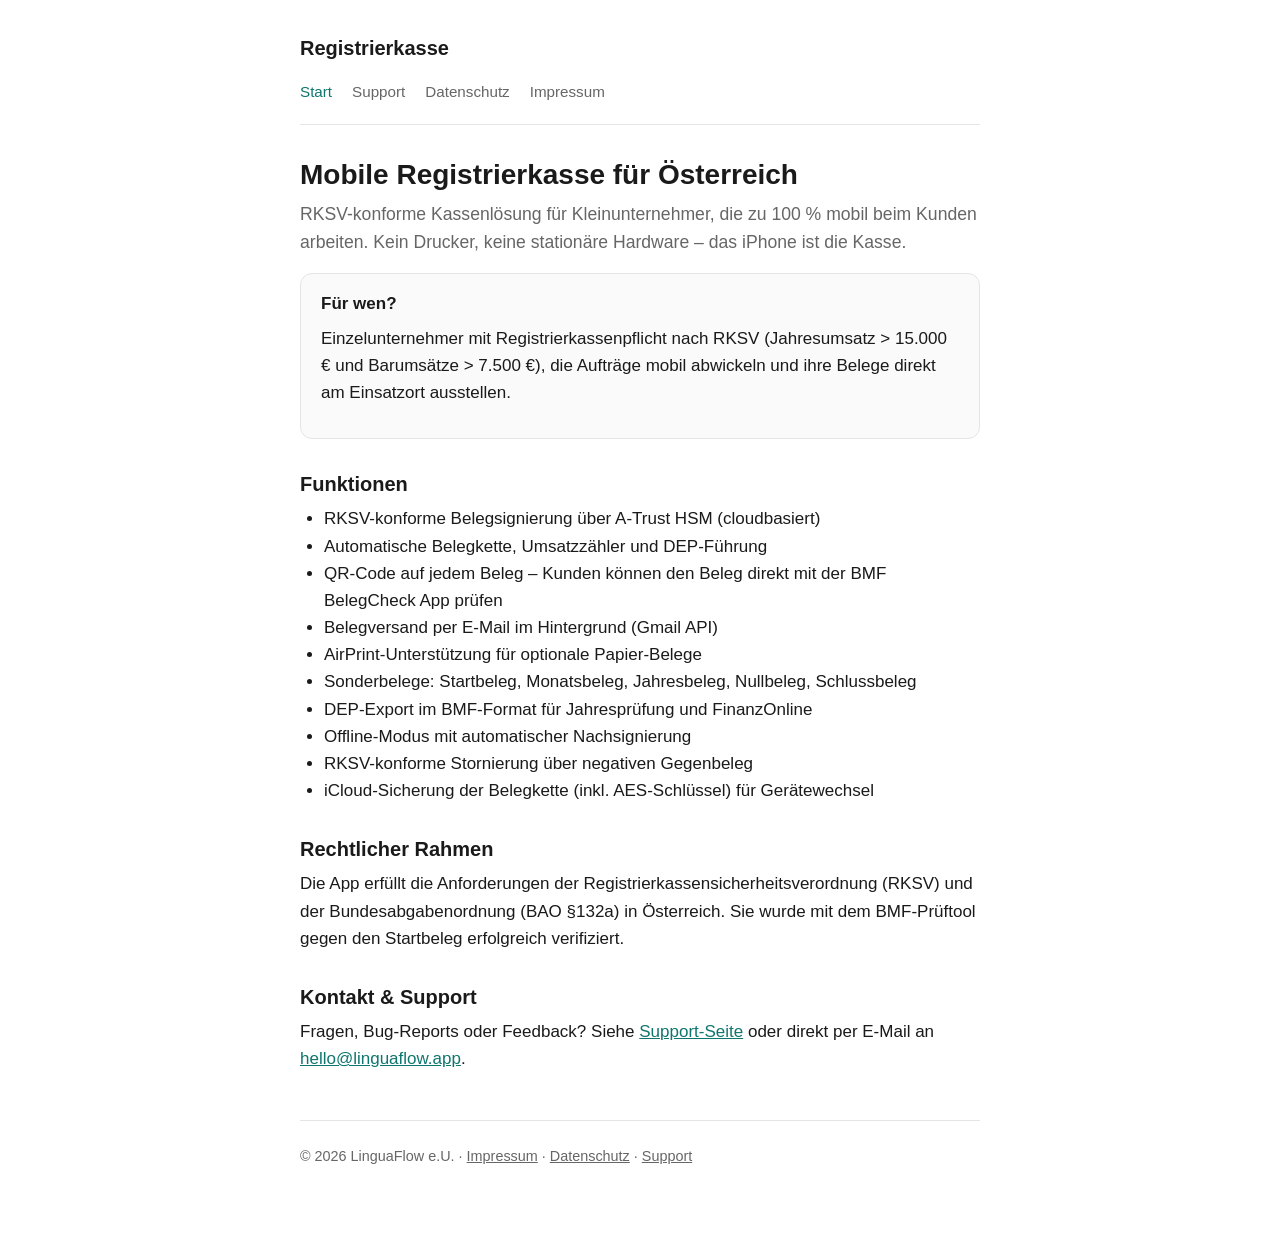
<file: index.html>
<!DOCTYPE html>
<html lang="de">
<head>
<meta charset="UTF-8">
<meta name="viewport" content="width=device-width, initial-scale=1">
<title>Registrierkasse – Mobile RKSV-Kassa für Kleinunternehmer</title>
<meta name="description" content="Registrierkasse ist eine RKSV-konforme mobile Registrierkassen-App für iOS. Entwickelt für österreichische Kleinunternehmer, die zu 100 % mobil beim Kunden arbeiten.">
<link rel="stylesheet" href="style.css">
</head>
<body>
<div class="container">
<header>
  <a class="brand" href="index.html">
    <span class="brand-title">Registrierkasse</span>
  </a>
  <nav>
    <a href="index.html" aria-current="page">Start</a>
    <a href="support.html">Support</a>
    <a href="datenschutz.html">Datenschutz</a>
    <a href="impressum.html">Impressum</a>
  </nav>
</header>

<main>
  <h1>Mobile Registrierkasse für Österreich</h1>
  <p class="lead">RKSV-konforme Kassenlösung für Kleinunternehmer, die zu 100 % mobil beim Kunden arbeiten. Kein Drucker, keine stationäre Hardware – das iPhone ist die Kasse.</p>

  <div class="card">
    <strong>Für wen?</strong>
    <p>Einzelunternehmer mit Registrierkassenpflicht nach RKSV (Jahresumsatz &gt; 15.000 € und Barumsätze &gt; 7.500 €), die Aufträge mobil abwickeln und ihre Belege direkt am Einsatzort ausstellen.</p>
  </div>

  <h2>Funktionen</h2>
  <ul>
    <li>RKSV-konforme Belegsignierung über A-Trust HSM (cloudbasiert)</li>
    <li>Automatische Belegkette, Umsatzzähler und DEP-Führung</li>
    <li>QR-Code auf jedem Beleg – Kunden können den Beleg direkt mit der BMF BelegCheck App prüfen</li>
    <li>Belegversand per E-Mail im Hintergrund (Gmail API)</li>
    <li>AirPrint-Unterstützung für optionale Papier-Belege</li>
    <li>Sonderbelege: Startbeleg, Monatsbeleg, Jahresbeleg, Nullbeleg, Schlussbeleg</li>
    <li>DEP-Export im BMF-Format für Jahresprüfung und FinanzOnline</li>
    <li>Offline-Modus mit automatischer Nachsignierung</li>
    <li>RKSV-konforme Stornierung über negativen Gegenbeleg</li>
    <li>iCloud-Sicherung der Belegkette (inkl. AES-Schlüssel) für Gerätewechsel</li>
  </ul>

  <h2>Rechtlicher Rahmen</h2>
  <p>Die App erfüllt die Anforderungen der Registrierkassensicherheitsverordnung (RKSV) und der Bundesabgabenordnung (BAO §132a) in Österreich. Sie wurde mit dem BMF-Prüftool gegen den Startbeleg erfolgreich verifiziert.</p>

  <h2>Kontakt &amp; Support</h2>
  <p>Fragen, Bug-Reports oder Feedback? Siehe <a href="support.html">Support-Seite</a> oder direkt per E-Mail an <a href="mailto:hello@linguaflow.app">hello@linguaflow.app</a>.</p>
</main>

<footer>
  <p>© 2026 LinguaFlow e.U. · <a href="impressum.html">Impressum</a> · <a href="datenschutz.html">Datenschutz</a> · <a href="support.html">Support</a></p>
</footer>
</div>
<!-- Cloudflare Web Analytics / Besucher-Statistik -->
<script defer src="https://static.cloudflareinsights.com/beacon.min.js" data-cf-beacon='{"token": "e5a136b227ec43289224d6c26d753d37"}'></script>
<!-- End Cloudflare Web Analytics -->
</body>
</html>
</file>
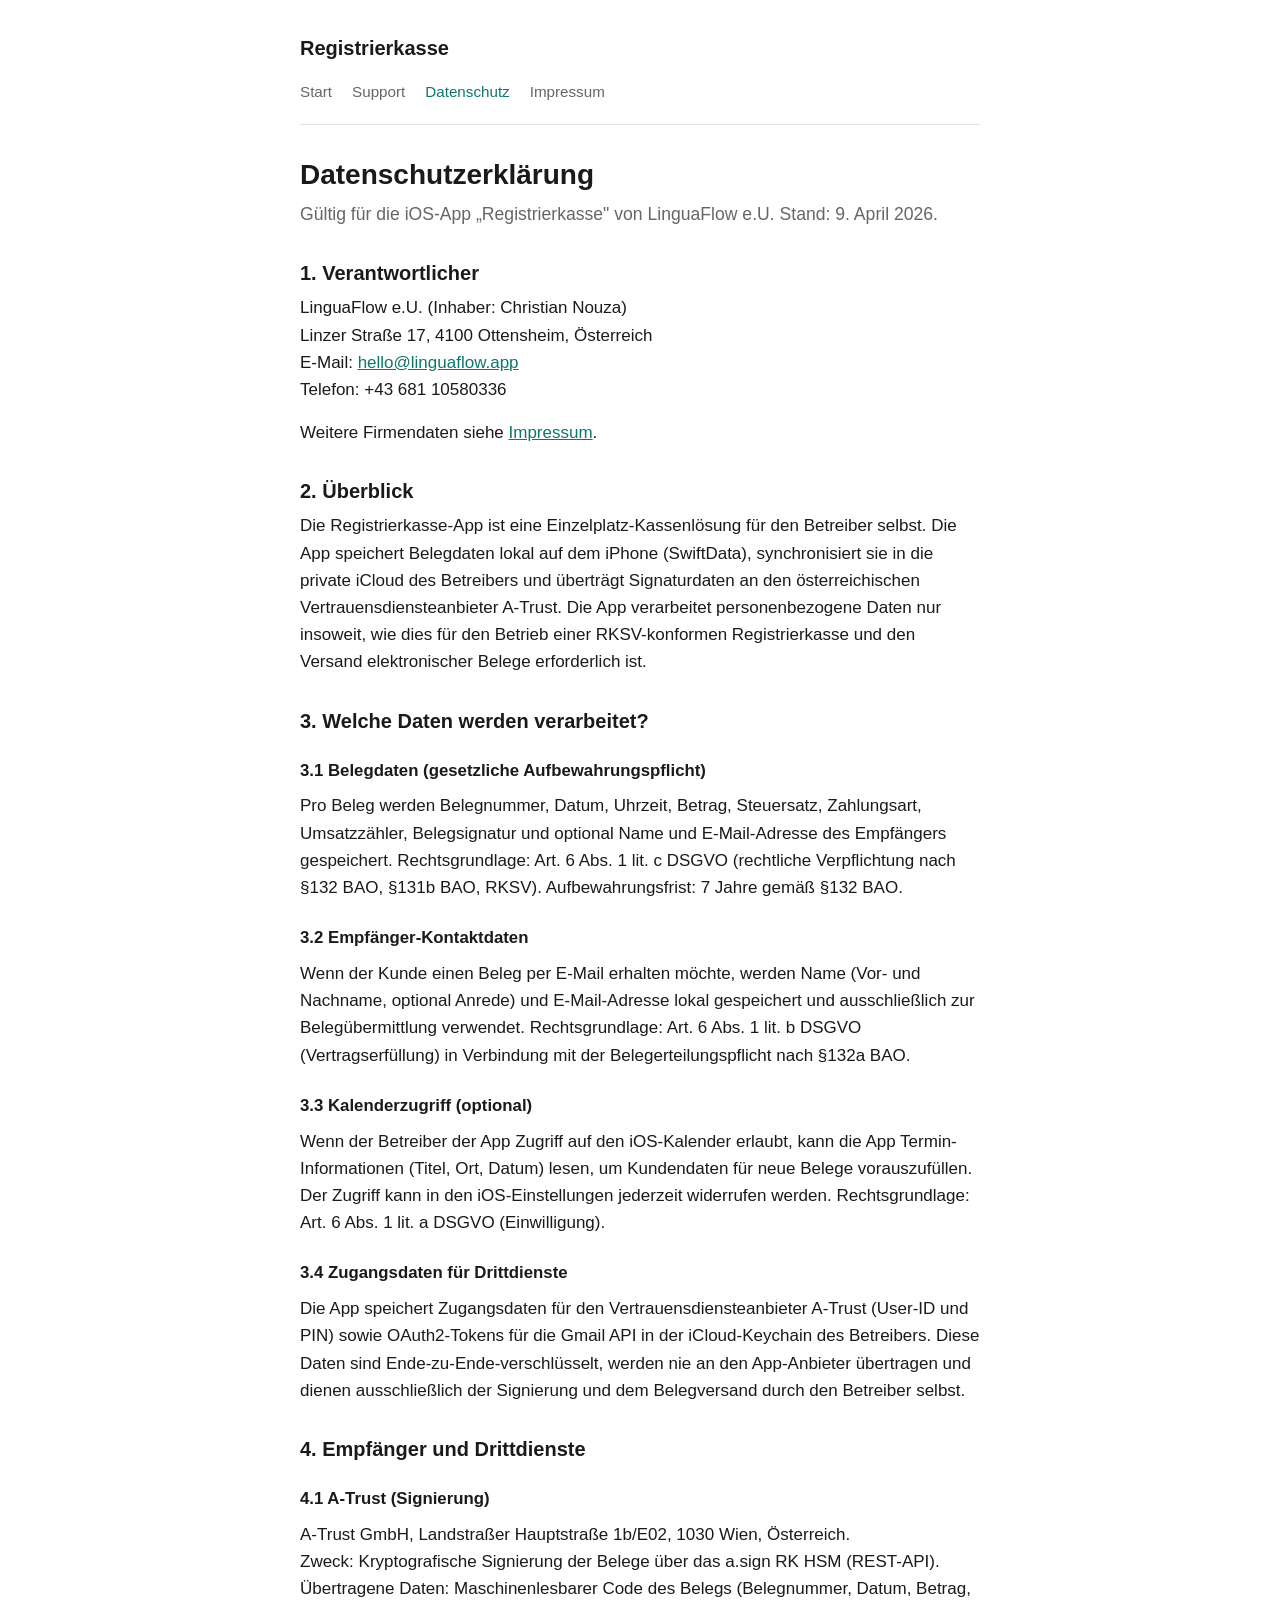
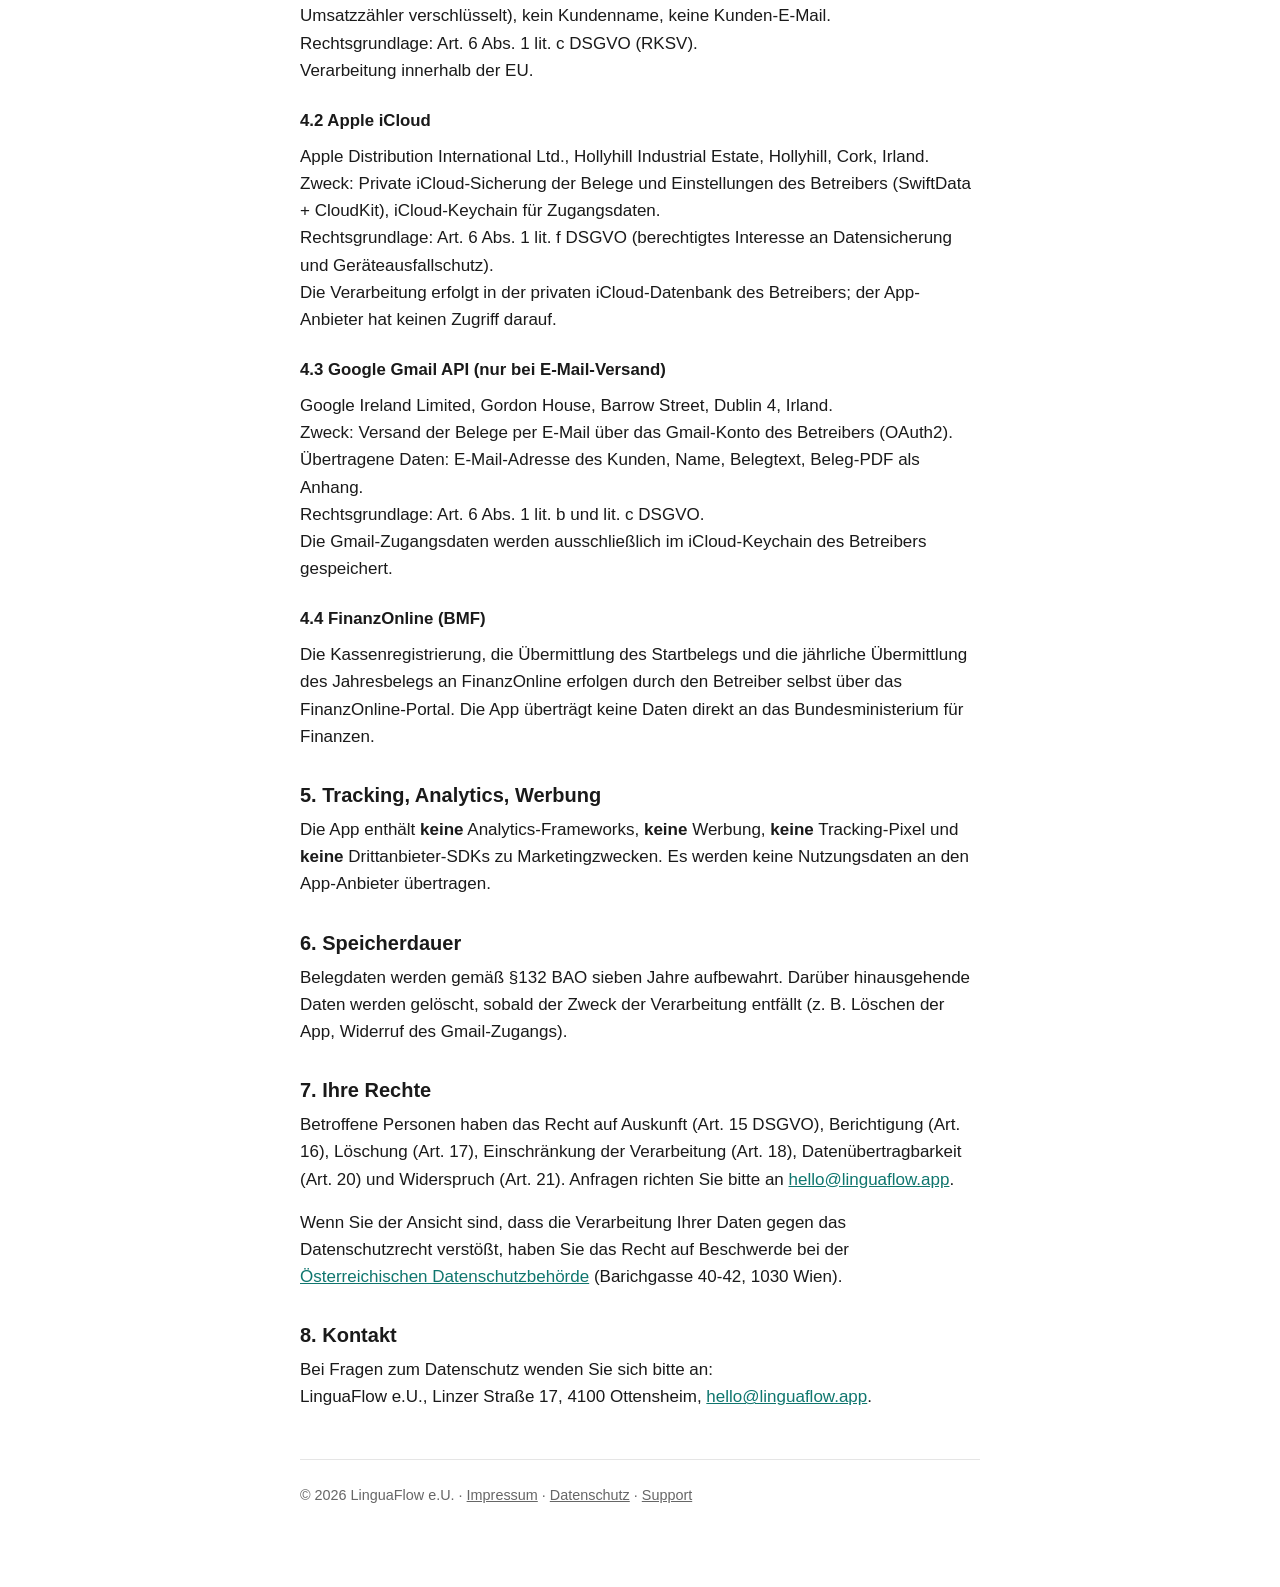
<file: datenschutz.html>
<!DOCTYPE html>
<html lang="de">
<head>
<meta charset="UTF-8">
<meta name="viewport" content="width=device-width, initial-scale=1">
<title>Datenschutzerklärung – Registrierkasse</title>
<meta name="description" content="Datenschutzerklärung der Registrierkasse iOS-App gemäß DSGVO.">
<link rel="stylesheet" href="style.css">
</head>
<body>
<div class="container">
<header>
  <a class="brand" href="index.html">
    <span class="brand-title">Registrierkasse</span>
  </a>
  <nav>
    <a href="index.html">Start</a>
    <a href="support.html">Support</a>
    <a href="datenschutz.html" aria-current="page">Datenschutz</a>
    <a href="impressum.html">Impressum</a>
  </nav>
</header>

<main>
<h1>Datenschutzerklärung</h1>
<p class="lead">Gültig für die iOS-App „Registrierkasse" von LinguaFlow e.U. Stand: 9. April 2026.</p>

<h2>1. Verantwortlicher</h2>
<p>
LinguaFlow e.U. (Inhaber: Christian Nouza)<br>
Linzer Straße 17, 4100 Ottensheim, Österreich<br>
E-Mail: <a href="mailto:hello@linguaflow.app">hello@linguaflow.app</a><br>
Telefon: +43 681 10580336
</p>
<p>Weitere Firmendaten siehe <a href="impressum.html">Impressum</a>.</p>

<h2>2. Überblick</h2>
<p>Die Registrierkasse-App ist eine Einzelplatz-Kassenlösung für den Betreiber selbst. Die App speichert Belegdaten lokal auf dem iPhone (SwiftData), synchronisiert sie in die private iCloud des Betreibers und überträgt Signaturdaten an den österreichischen Vertrauensdiensteanbieter A-Trust. Die App verarbeitet personenbezogene Daten nur insoweit, wie dies für den Betrieb einer RKSV-konformen Registrierkasse und den Versand elektronischer Belege erforderlich ist.</p>

<h2>3. Welche Daten werden verarbeitet?</h2>

<h3>3.1 Belegdaten (gesetzliche Aufbewahrungspflicht)</h3>
<p>Pro Beleg werden Belegnummer, Datum, Uhrzeit, Betrag, Steuersatz, Zahlungsart, Umsatzzähler, Belegsignatur und optional Name und E-Mail-Adresse des Empfängers gespeichert. Rechtsgrundlage: Art. 6 Abs. 1 lit. c DSGVO (rechtliche Verpflichtung nach §132 BAO, §131b BAO, RKSV). Aufbewahrungsfrist: 7 Jahre gemäß §132 BAO.</p>

<h3>3.2 Empfänger-Kontaktdaten</h3>
<p>Wenn der Kunde einen Beleg per E-Mail erhalten möchte, werden Name (Vor- und Nachname, optional Anrede) und E-Mail-Adresse lokal gespeichert und ausschließlich zur Belegübermittlung verwendet. Rechtsgrundlage: Art. 6 Abs. 1 lit. b DSGVO (Vertragserfüllung) in Verbindung mit der Belegerteilungspflicht nach §132a BAO.</p>

<h3>3.3 Kalenderzugriff (optional)</h3>
<p>Wenn der Betreiber der App Zugriff auf den iOS-Kalender erlaubt, kann die App Termin-Informationen (Titel, Ort, Datum) lesen, um Kundendaten für neue Belege vorauszufüllen. Der Zugriff kann in den iOS-Einstellungen jederzeit widerrufen werden. Rechtsgrundlage: Art. 6 Abs. 1 lit. a DSGVO (Einwilligung).</p>

<h3>3.4 Zugangsdaten für Drittdienste</h3>
<p>Die App speichert Zugangsdaten für den Vertrauensdiensteanbieter A-Trust (User-ID und PIN) sowie OAuth2-Tokens für die Gmail API in der iCloud-Keychain des Betreibers. Diese Daten sind Ende-zu-Ende-verschlüsselt, werden nie an den App-Anbieter übertragen und dienen ausschließlich der Signierung und dem Belegversand durch den Betreiber selbst.</p>

<h2>4. Empfänger und Drittdienste</h2>

<h3>4.1 A-Trust (Signierung)</h3>
<p>
A-Trust GmbH, Landstraßer Hauptstraße 1b/E02, 1030 Wien, Österreich.<br>
Zweck: Kryptografische Signierung der Belege über das a.sign RK HSM (REST-API).<br>
Übertragene Daten: Maschinenlesbarer Code des Belegs (Belegnummer, Datum, Betrag, Umsatzzähler verschlüsselt), kein Kundenname, keine Kunden-E-Mail.<br>
Rechtsgrundlage: Art. 6 Abs. 1 lit. c DSGVO (RKSV).<br>
Verarbeitung innerhalb der EU.
</p>

<h3>4.2 Apple iCloud</h3>
<p>
Apple Distribution International Ltd., Hollyhill Industrial Estate, Hollyhill, Cork, Irland.<br>
Zweck: Private iCloud-Sicherung der Belege und Einstellungen des Betreibers (SwiftData + CloudKit), iCloud-Keychain für Zugangsdaten.<br>
Rechtsgrundlage: Art. 6 Abs. 1 lit. f DSGVO (berechtigtes Interesse an Datensicherung und Geräteausfallschutz).<br>
Die Verarbeitung erfolgt in der privaten iCloud-Datenbank des Betreibers; der App-Anbieter hat keinen Zugriff darauf.
</p>

<h3>4.3 Google Gmail API (nur bei E-Mail-Versand)</h3>
<p>
Google Ireland Limited, Gordon House, Barrow Street, Dublin 4, Irland.<br>
Zweck: Versand der Belege per E-Mail über das Gmail-Konto des Betreibers (OAuth2).<br>
Übertragene Daten: E-Mail-Adresse des Kunden, Name, Belegtext, Beleg-PDF als Anhang.<br>
Rechtsgrundlage: Art. 6 Abs. 1 lit. b und lit. c DSGVO.<br>
Die Gmail-Zugangsdaten werden ausschließlich im iCloud-Keychain des Betreibers gespeichert.
</p>

<h3>4.4 FinanzOnline (BMF)</h3>
<p>Die Kassenregistrierung, die Übermittlung des Startbelegs und die jährliche Übermittlung des Jahresbelegs an FinanzOnline erfolgen durch den Betreiber selbst über das FinanzOnline-Portal. Die App überträgt keine Daten direkt an das Bundesministerium für Finanzen.</p>

<h2>5. Tracking, Analytics, Werbung</h2>
<p>Die App enthält <strong>keine</strong> Analytics-Frameworks, <strong>keine</strong> Werbung, <strong>keine</strong> Tracking-Pixel und <strong>keine</strong> Drittanbieter-SDKs zu Marketingzwecken. Es werden keine Nutzungsdaten an den App-Anbieter übertragen.</p>

<h2>6. Speicherdauer</h2>
<p>Belegdaten werden gemäß §132 BAO sieben Jahre aufbewahrt. Darüber hinausgehende Daten werden gelöscht, sobald der Zweck der Verarbeitung entfällt (z. B. Löschen der App, Widerruf des Gmail-Zugangs).</p>

<h2>7. Ihre Rechte</h2>
<p>Betroffene Personen haben das Recht auf Auskunft (Art. 15 DSGVO), Berichtigung (Art. 16), Löschung (Art. 17), Einschränkung der Verarbeitung (Art. 18), Datenübertragbarkeit (Art. 20) und Widerspruch (Art. 21). Anfragen richten Sie bitte an <a href="mailto:hello@linguaflow.app">hello@linguaflow.app</a>.</p>
<p>Wenn Sie der Ansicht sind, dass die Verarbeitung Ihrer Daten gegen das Datenschutzrecht verstößt, haben Sie das Recht auf Beschwerde bei der <a href="https://www.dsb.gv.at/">Österreichischen Datenschutzbehörde</a> (Barichgasse 40-42, 1030 Wien).</p>

<h2>8. Kontakt</h2>
<p>Bei Fragen zum Datenschutz wenden Sie sich bitte an:<br>
LinguaFlow e.U., Linzer Straße 17, 4100 Ottensheim, <a href="mailto:hello@linguaflow.app">hello@linguaflow.app</a>.</p>
</main>

<footer>
  <p>© 2026 LinguaFlow e.U. · <a href="impressum.html">Impressum</a> · <a href="datenschutz.html">Datenschutz</a> · <a href="support.html">Support</a></p>
</footer>
</div>
<!-- Cloudflare Web Analytics / Besucher-Statistik -->
<script defer src="https://static.cloudflareinsights.com/beacon.min.js" data-cf-beacon='{"token": "e5a136b227ec43289224d6c26d753d37"}'></script>
<!-- End Cloudflare Web Analytics -->
</body>
</html>
</file>
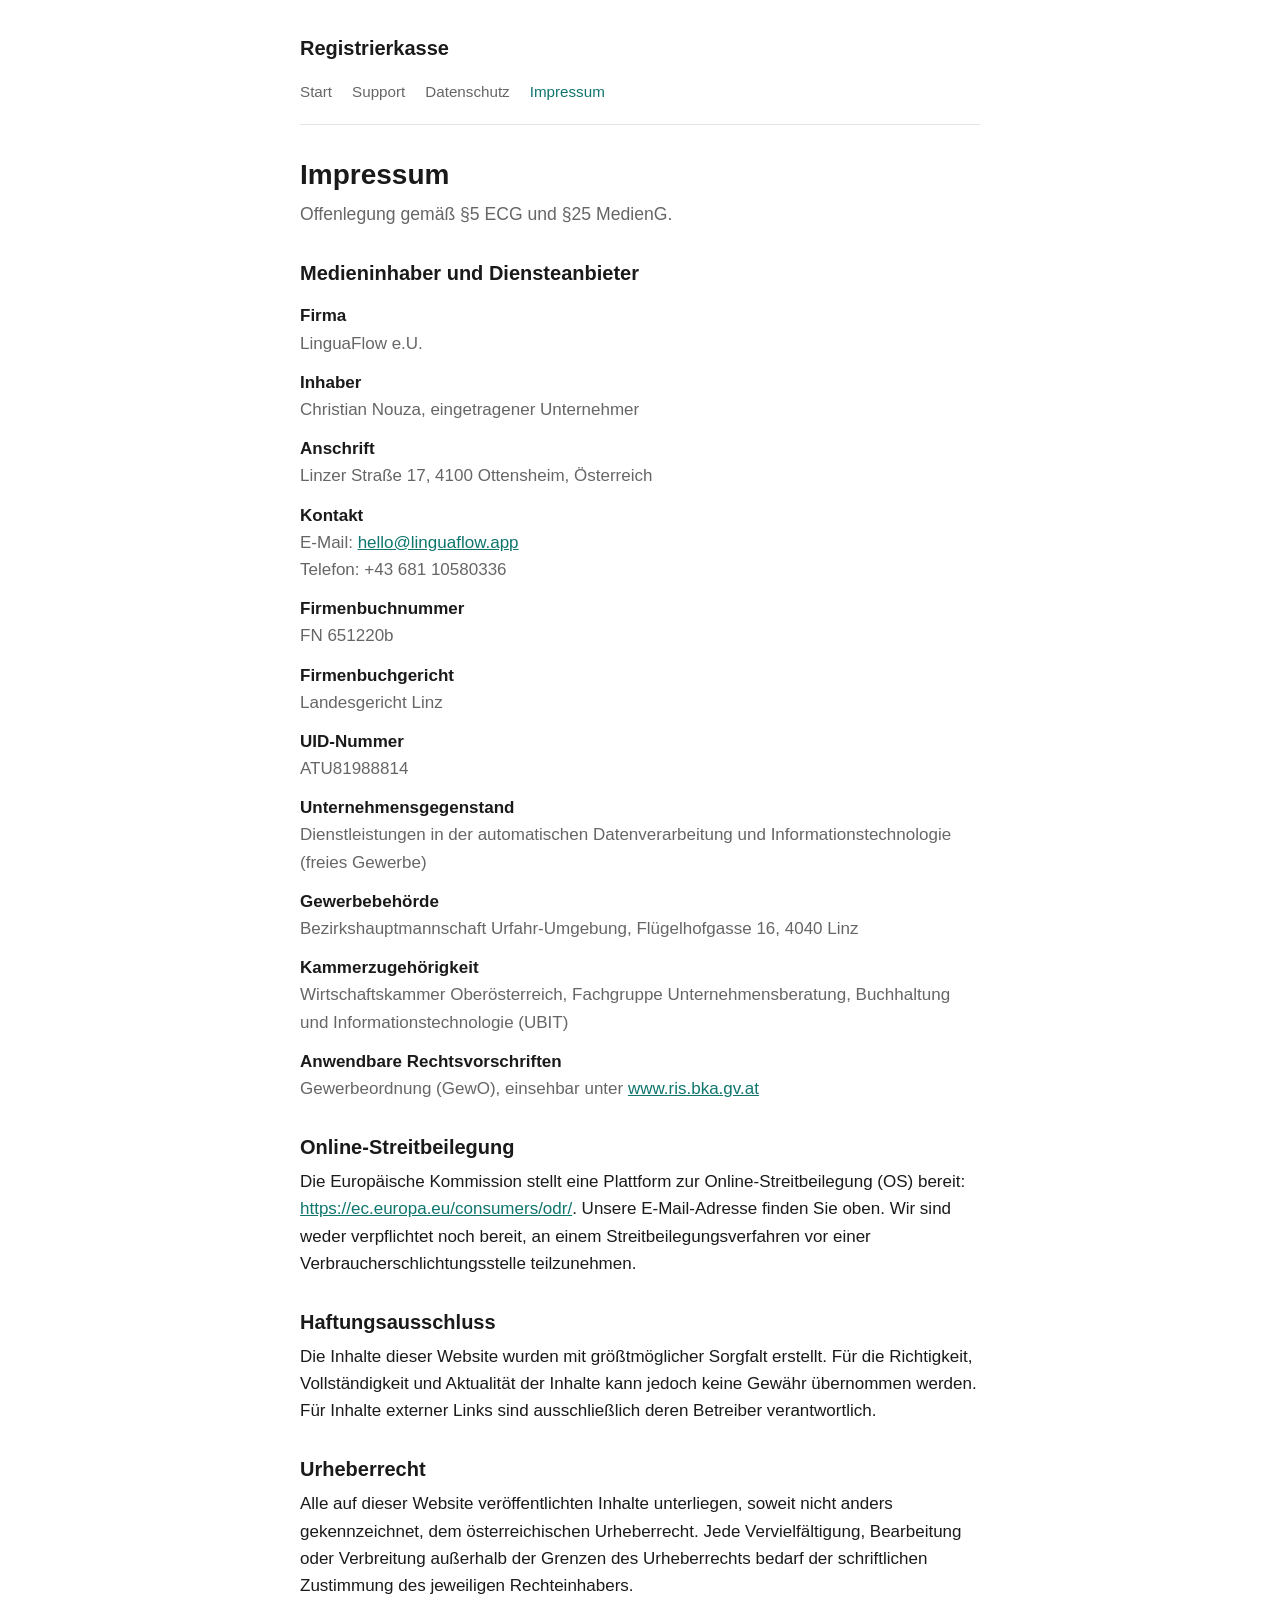
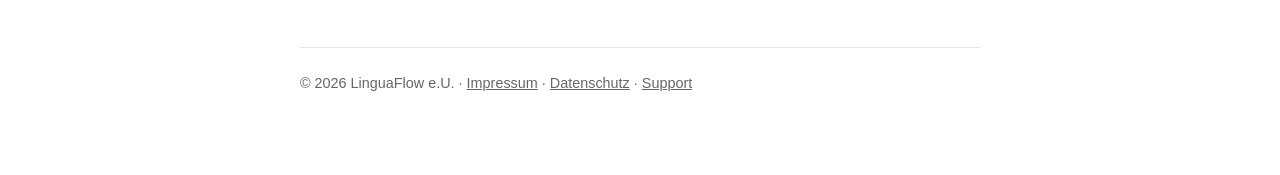
<file: impressum.html>
<!DOCTYPE html>
<html lang="de">
<head>
<meta charset="UTF-8">
<meta name="viewport" content="width=device-width, initial-scale=1">
<title>Impressum – Registrierkasse</title>
<meta name="description" content="Impressum der Registrierkasse iOS-App gemäß §5 ECG und §25 MedienG.">
<link rel="stylesheet" href="style.css">
</head>
<body>
<div class="container">
<header>
  <a class="brand" href="index.html">
    <span class="brand-title">Registrierkasse</span>
  </a>
  <nav>
    <a href="index.html">Start</a>
    <a href="support.html">Support</a>
    <a href="datenschutz.html">Datenschutz</a>
    <a href="impressum.html" aria-current="page">Impressum</a>
  </nav>
</header>

<main>
<h1>Impressum</h1>
<p class="lead">Offenlegung gemäß §5 ECG und §25 MedienG.</p>

<h2>Medieninhaber und Diensteanbieter</h2>
<dl>
  <dt>Firma</dt>
  <dd>LinguaFlow e.U.</dd>

  <dt>Inhaber</dt>
  <dd>Christian Nouza, eingetragener Unternehmer</dd>

  <dt>Anschrift</dt>
  <dd>Linzer Straße 17, 4100 Ottensheim, Österreich</dd>

  <dt>Kontakt</dt>
  <dd>E-Mail: <a href="mailto:hello@linguaflow.app">hello@linguaflow.app</a><br>
  Telefon: +43 681 10580336</dd>

  <dt>Firmenbuchnummer</dt>
  <dd>FN 651220b</dd>

  <dt>Firmenbuchgericht</dt>
  <dd>Landesgericht Linz</dd>

  <dt>UID-Nummer</dt>
  <dd>ATU81988814</dd>

  <dt>Unternehmensgegenstand</dt>
  <dd>Dienstleistungen in der automatischen Datenverarbeitung und Informationstechnologie (freies Gewerbe)</dd>

  <dt>Gewerbebehörde</dt>
  <dd>Bezirkshauptmannschaft Urfahr-Umgebung, Flügelhofgasse 16, 4040 Linz</dd>

  <dt>Kammerzugehörigkeit</dt>
  <dd>Wirtschaftskammer Oberösterreich, Fachgruppe Unternehmensberatung, Buchhaltung und Informationstechnologie (UBIT)</dd>

  <dt>Anwendbare Rechtsvorschriften</dt>
  <dd>Gewerbeordnung (GewO), einsehbar unter <a href="https://www.ris.bka.gv.at/">www.ris.bka.gv.at</a></dd>
</dl>

<h2>Online-Streitbeilegung</h2>
<p>Die Europäische Kommission stellt eine Plattform zur Online-Streitbeilegung (OS) bereit: <a href="https://ec.europa.eu/consumers/odr/">https://ec.europa.eu/consumers/odr/</a>. Unsere E-Mail-Adresse finden Sie oben. Wir sind weder verpflichtet noch bereit, an einem Streitbeilegungsverfahren vor einer Verbraucherschlichtungsstelle teilzunehmen.</p>

<h2>Haftungsausschluss</h2>
<p>Die Inhalte dieser Website wurden mit größtmöglicher Sorgfalt erstellt. Für die Richtigkeit, Vollständigkeit und Aktualität der Inhalte kann jedoch keine Gewähr übernommen werden. Für Inhalte externer Links sind ausschließlich deren Betreiber verantwortlich.</p>

<h2>Urheberrecht</h2>
<p>Alle auf dieser Website veröffentlichten Inhalte unterliegen, soweit nicht anders gekennzeichnet, dem österreichischen Urheberrecht. Jede Vervielfältigung, Bearbeitung oder Verbreitung außerhalb der Grenzen des Urheberrechts bedarf der schriftlichen Zustimmung des jeweiligen Rechteinhabers.</p>
</main>

<footer>
  <p>© 2026 LinguaFlow e.U. · <a href="impressum.html">Impressum</a> · <a href="datenschutz.html">Datenschutz</a> · <a href="support.html">Support</a></p>
</footer>
</div>
<!-- Cloudflare Web Analytics / Besucher-Statistik -->
<script defer src="https://static.cloudflareinsights.com/beacon.min.js" data-cf-beacon='{"token": "e5a136b227ec43289224d6c26d753d37"}'></script>
<!-- End Cloudflare Web Analytics -->
</body>
</html>
</file>
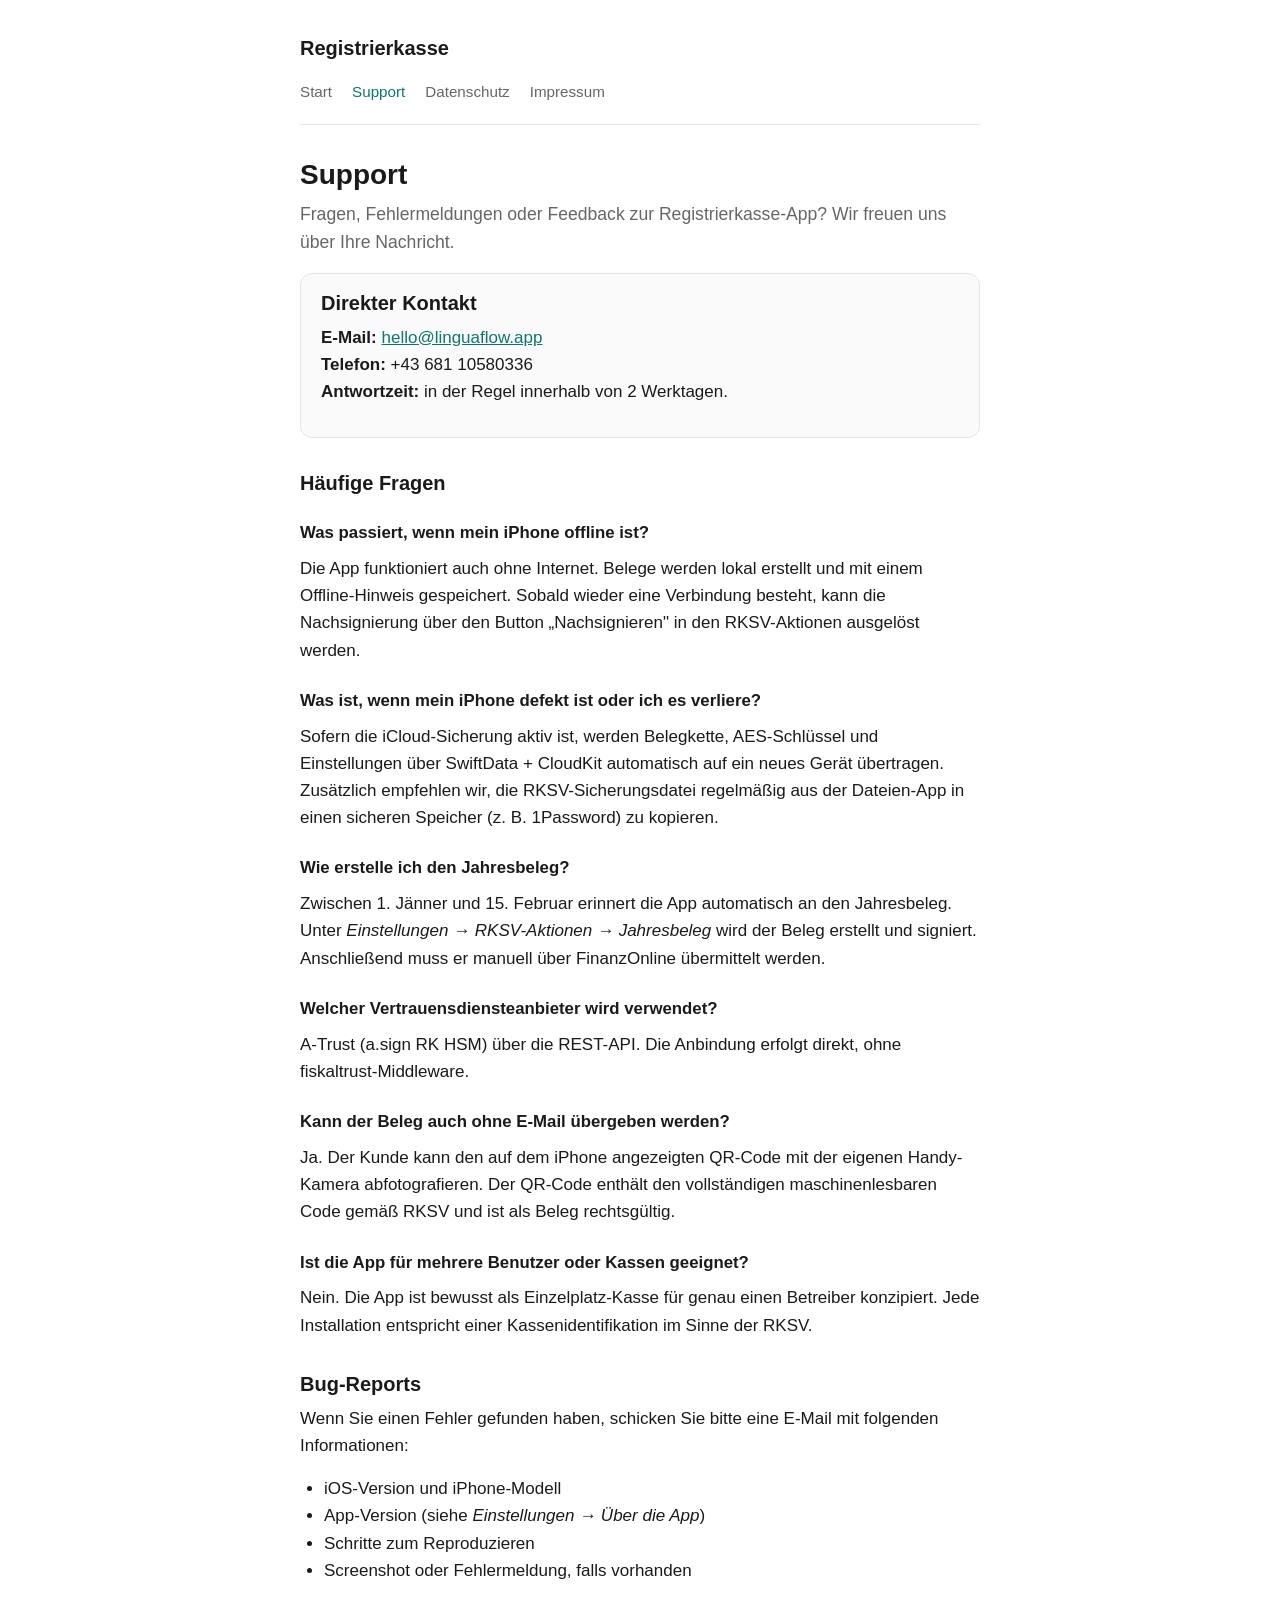
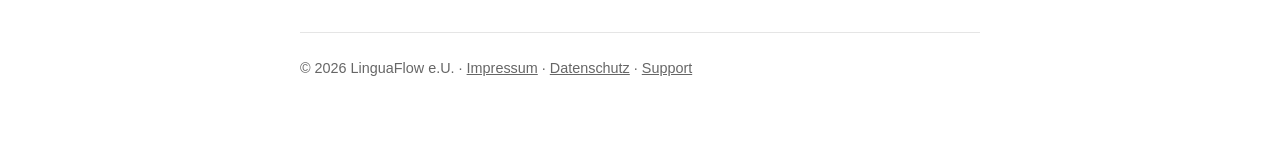
<file: support.html>
<!DOCTYPE html>
<html lang="de">
<head>
<meta charset="UTF-8">
<meta name="viewport" content="width=device-width, initial-scale=1">
<title>Support – Registrierkasse</title>
<meta name="description" content="Support, FAQ und Kontakt für die Registrierkasse iOS-App.">
<link rel="stylesheet" href="style.css">
</head>
<body>
<div class="container">
<header>
  <a class="brand" href="index.html">
    <span class="brand-title">Registrierkasse</span>
  </a>
  <nav>
    <a href="index.html">Start</a>
    <a href="support.html" aria-current="page">Support</a>
    <a href="datenschutz.html">Datenschutz</a>
    <a href="impressum.html">Impressum</a>
  </nav>
</header>

<main>
<h1>Support</h1>
<p class="lead">Fragen, Fehlermeldungen oder Feedback zur Registrierkasse-App? Wir freuen uns über Ihre Nachricht.</p>

<div class="card">
  <h2 style="margin-top:0">Direkter Kontakt</h2>
  <p><strong>E-Mail:</strong> <a href="mailto:hello@linguaflow.app">hello@linguaflow.app</a><br>
  <strong>Telefon:</strong> +43 681 10580336<br>
  <strong>Antwortzeit:</strong> in der Regel innerhalb von 2 Werktagen.</p>
</div>

<h2>Häufige Fragen</h2>

<h3>Was passiert, wenn mein iPhone offline ist?</h3>
<p>Die App funktioniert auch ohne Internet. Belege werden lokal erstellt und mit einem Offline-Hinweis gespeichert. Sobald wieder eine Verbindung besteht, kann die Nachsignierung über den Button „Nachsignieren" in den RKSV-Aktionen ausgelöst werden.</p>

<h3>Was ist, wenn mein iPhone defekt ist oder ich es verliere?</h3>
<p>Sofern die iCloud-Sicherung aktiv ist, werden Belegkette, AES-Schlüssel und Einstellungen über SwiftData + CloudKit automatisch auf ein neues Gerät übertragen. Zusätzlich empfehlen wir, die RKSV-Sicherungsdatei regelmäßig aus der Dateien-App in einen sicheren Speicher (z. B. 1Password) zu kopieren.</p>

<h3>Wie erstelle ich den Jahresbeleg?</h3>
<p>Zwischen 1. Jänner und 15. Februar erinnert die App automatisch an den Jahresbeleg. Unter <em>Einstellungen → RKSV-Aktionen → Jahresbeleg</em> wird der Beleg erstellt und signiert. Anschließend muss er manuell über FinanzOnline übermittelt werden.</p>

<h3>Welcher Vertrauensdiensteanbieter wird verwendet?</h3>
<p>A-Trust (a.sign RK HSM) über die REST-API. Die Anbindung erfolgt direkt, ohne fiskaltrust-Middleware.</p>

<h3>Kann der Beleg auch ohne E-Mail übergeben werden?</h3>
<p>Ja. Der Kunde kann den auf dem iPhone angezeigten QR-Code mit der eigenen Handy-Kamera abfotografieren. Der QR-Code enthält den vollständigen maschinenlesbaren Code gemäß RKSV und ist als Beleg rechtsgültig.</p>

<h3>Ist die App für mehrere Benutzer oder Kassen geeignet?</h3>
<p>Nein. Die App ist bewusst als Einzelplatz-Kasse für genau einen Betreiber konzipiert. Jede Installation entspricht einer Kassenidentifikation im Sinne der RKSV.</p>

<h2>Bug-Reports</h2>
<p>Wenn Sie einen Fehler gefunden haben, schicken Sie bitte eine E-Mail mit folgenden Informationen:</p>
<ul>
  <li>iOS-Version und iPhone-Modell</li>
  <li>App-Version (siehe <em>Einstellungen → Über die App</em>)</li>
  <li>Schritte zum Reproduzieren</li>
  <li>Screenshot oder Fehlermeldung, falls vorhanden</li>
</ul>
</main>

<footer>
  <p>© 2026 LinguaFlow e.U. · <a href="impressum.html">Impressum</a> · <a href="datenschutz.html">Datenschutz</a> · <a href="support.html">Support</a></p>
</footer>
</div>
<!-- Cloudflare Web Analytics / Besucher-Statistik -->
<script defer src="https://static.cloudflareinsights.com/beacon.min.js" data-cf-beacon='{"token": "e5a136b227ec43289224d6c26d753d37"}'></script>
<!-- End Cloudflare Web Analytics -->
</body>
</html>
</file>
<file: style.css>
:root {
  --fg: #1a1a1a;
  --muted: #666;
  --bg: #ffffff;
  --accent: #0f766e;
  --border: #e5e5e5;
  --card: #fafafa;
}

* { box-sizing: border-box; }

html { -webkit-text-size-adjust: 100%; }

body {
  font-family: -apple-system, BlinkMacSystemFont, "Segoe UI", Roboto, "Helvetica Neue", Arial, sans-serif;
  color: var(--fg);
  background: var(--bg);
  margin: 0;
  line-height: 1.6;
  font-size: 17px;
}

.container {
  max-width: 720px;
  margin: 0 auto;
  padding: 2rem 1.25rem 4rem;
}

header {
  border-bottom: 1px solid var(--border);
  padding-bottom: 1.25rem;
  margin-bottom: 2rem;
}

header .brand {
  display: flex;
  align-items: center;
  gap: 0.75rem;
  text-decoration: none;
  color: var(--fg);
}

header .brand-title {
  font-weight: 700;
  font-size: 1.25rem;
}

header nav {
  margin-top: 1rem;
  display: flex;
  gap: 1.25rem;
  flex-wrap: wrap;
  font-size: 0.95rem;
}

header nav a {
  color: var(--muted);
  text-decoration: none;
}

header nav a:hover,
header nav a[aria-current="page"] {
  color: var(--accent);
}

h1 {
  font-size: 1.75rem;
  margin: 0 0 0.5rem;
  line-height: 1.25;
}

h2 {
  font-size: 1.25rem;
  margin: 2rem 0 0.5rem;
  line-height: 1.3;
}

h3 {
  font-size: 1.05rem;
  margin: 1.5rem 0 0.25rem;
}

p, ul, ol {
  margin: 0.5rem 0 1rem;
}

ul, ol { padding-left: 1.5rem; }

a { color: var(--accent); }

.lead {
  font-size: 1.1rem;
  color: var(--muted);
}

.card {
  background: var(--card);
  border: 1px solid var(--border);
  border-radius: 12px;
  padding: 1rem 1.25rem;
  margin: 1rem 0;
}

dl { margin: 1rem 0; }
dt { font-weight: 600; margin-top: 0.75rem; }
dd { margin: 0 0 0.25rem 0; color: var(--muted); }

footer {
  border-top: 1px solid var(--border);
  margin-top: 3rem;
  padding-top: 1rem;
  color: var(--muted);
  font-size: 0.9rem;
}

footer a { color: var(--muted); }

code {
  background: var(--card);
  padding: 0.1rem 0.35rem;
  border-radius: 4px;
  font-size: 0.9em;
}

@media (prefers-color-scheme: dark) {
  :root {
    --fg: #f2f2f2;
    --muted: #a0a0a0;
    --bg: #0f0f0f;
    --accent: #5eead4;
    --border: #2a2a2a;
    --card: #1a1a1a;
  }
}
</file>
